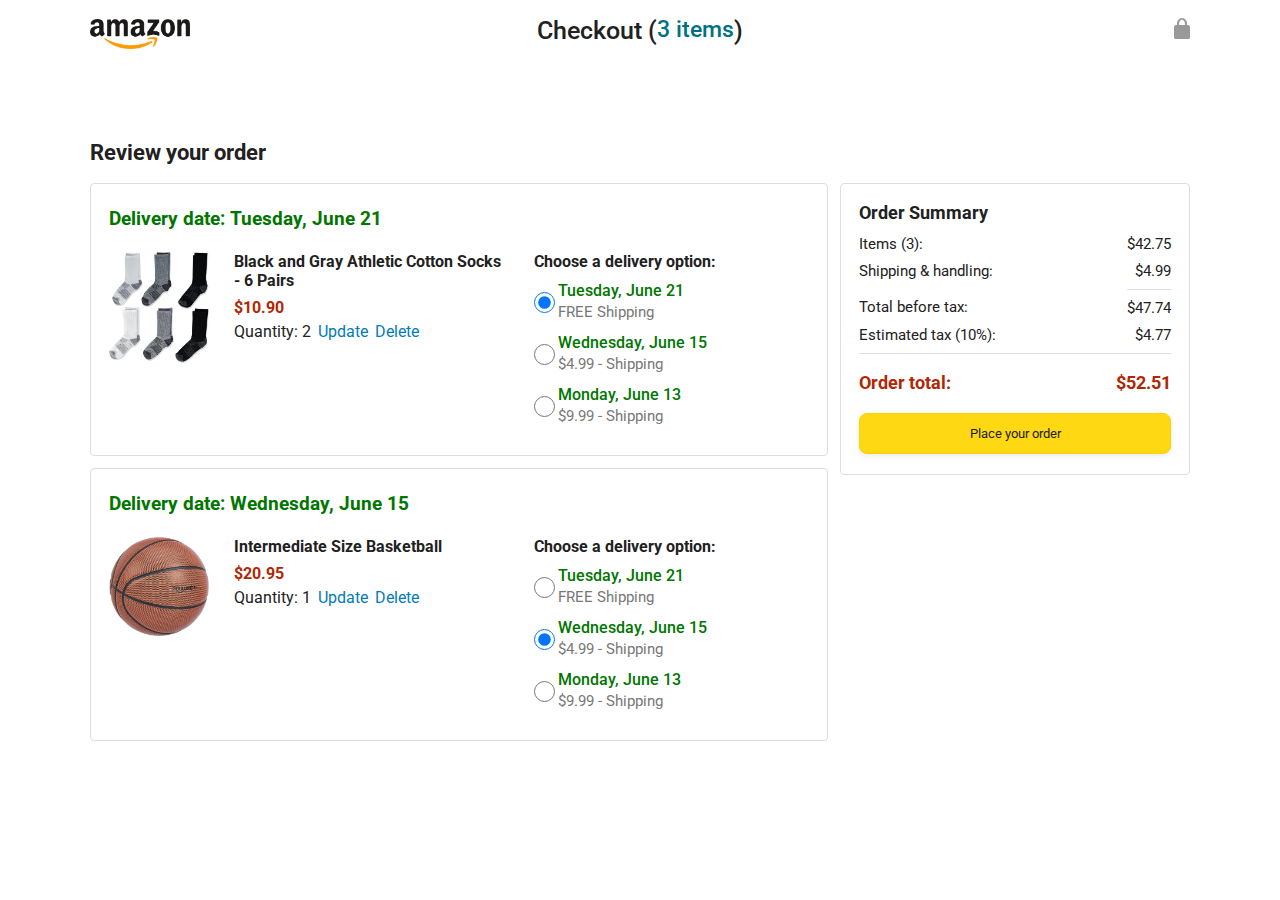
<file: javascript-amazon-project-main/checkout.html>
<!DOCTYPE html>
<html>
  <head>
    <title>Checkout</title>

    <!-- This code is needed for responsive design to work.
      (Responsive design = make the website look good on
      smaller screen sizes like a phone or a tablet). -->
    <meta name="viewport" content="width=device-width, initial-scale=1">

    <!-- Load a font called Roboto from Google Fonts. -->
    <link rel="preconnect" href="https://fonts.googleapis.com">
    <link rel="preconnect" href="https://fonts.gstatic.com" crossorigin>
    <link href="https://fonts.googleapis.com/css2?family=Roboto:wght@400;500;700&display=swap" rel="stylesheet">

    <!-- Here are the CSS files for this page. -->
    <link rel="stylesheet" href="styles/shared/general.css">
    <link rel="stylesheet" href="styles/pages/checkout/checkout-header.css">
    <link rel="stylesheet" href="styles/pages/checkout/checkout.css">
  </head>
  <body>
    <div class="checkout-header">
      <div class="header-content">
        <div class="checkout-header-left-section">
          <a href="amazon.html">
            <img class="amazon-logo" src="images/amazon-logo.png">
            <img class="amazon-mobile-logo" src="images/amazon-mobile-logo.png">
          </a>
        </div>

        <div class="checkout-header-middle-section">
          Checkout (<a class="return-to-home-link"
            href="amazon.html">3 items</a>)
        </div>

        <div class="checkout-header-right-section">
          <img src="images/icons/checkout-lock-icon.png">
        </div>
      </div>
    </div>

    <div class="main">
      <div class="page-title">Review your order</div>

      <div class="checkout-grid">
        <div class="order-summary">
          <div class="cart-item-container">
            <div class="delivery-date">
              Delivery date: Tuesday, June 21
            </div>

            <div class="cart-item-details-grid">
              <img class="product-image"
                src="images/products/athletic-cotton-socks-6-pairs.jpg">

              <div class="cart-item-details">
                <div class="product-name">
                  Black and Gray Athletic Cotton Socks - 6 Pairs
                </div>
                <div class="product-price">
                  $10.90
                </div>
                <div class="product-quantity">
                  <span>
                    Quantity: <span class="quantity-label">2</span>
                  </span>
                  <span class="update-quantity-link link-primary">
                    Update
                  </span>
                  <span class="delete-quantity-link link-primary">
                    Delete
                  </span>
                </div>
              </div>

              <div class="delivery-options">
                <div class="delivery-options-title">
                  Choose a delivery option:
                </div>
                <div class="delivery-option">
                  <input type="radio" checked
                    class="delivery-option-input"
                    name="delivery-option-1">
                  <div>
                    <div class="delivery-option-date">
                      Tuesday, June 21
                    </div>
                    <div class="delivery-option-price">
                      FREE Shipping
                    </div>
                  </div>
                </div>
                <div class="delivery-option">
                  <input type="radio"
                    class="delivery-option-input"
                    name="delivery-option-1">
                  <div>
                    <div class="delivery-option-date">
                      Wednesday, June 15
                    </div>
                    <div class="delivery-option-price">
                      $4.99 - Shipping
                    </div>
                  </div>
                </div>
                <div class="delivery-option">
                  <input type="radio"
                    class="delivery-option-input"
                    name="delivery-option-1">
                  <div>
                    <div class="delivery-option-date">
                      Monday, June 13
                    </div>
                    <div class="delivery-option-price">
                      $9.99 - Shipping
                    </div>
                  </div>
                </div>
              </div>
            </div>
          </div>

          <div class="cart-item-container">
            <div class="delivery-date">
              Delivery date: Wednesday, June 15
            </div>

            <div class="cart-item-details-grid">
              <img class="product-image"
                src="images/products/intermediate-composite-basketball.jpg">

              <div class="cart-item-details">
                <div class="product-name">
                  Intermediate Size Basketball
                </div>
                <div class="product-price">
                  $20.95
                </div>
                <div class="product-quantity">
                  <span>
                    Quantity: <span class="quantity-label">1</span>
                  </span>
                  <span class="update-quantity-link link-primary">
                    Update
                  </span>
                  <span class="delete-quantity-link link-primary">
                    Delete
                  </span>
                </div>
              </div>

              <div class="delivery-options">
                <div class="delivery-options-title">
                  Choose a delivery option:
                </div>

                <div class="delivery-option">
                  <input type="radio" class="delivery-option-input"
                    name="delivery-option-2">
                  <div>
                    <div class="delivery-option-date">
                      Tuesday, June 21
                    </div>
                    <div class="delivery-option-price">
                      FREE Shipping
                    </div>
                  </div>
                </div>
                <div class="delivery-option">
                  <input type="radio" checked class="delivery-option-input"
                    name="delivery-option-2">
                  <div>
                    <div class="delivery-option-date">
                      Wednesday, June 15
                    </div>
                    <div class="delivery-option-price">
                      $4.99 - Shipping
                    </div>
                  </div>
                </div>
                <div class="delivery-option">
                  <input type="radio" class="delivery-option-input"
                    name="delivery-option-2">
                  <div>
                    <div class="delivery-option-date">
                      Monday, June 13
                    </div>
                    <div class="delivery-option-price">
                      $9.99 - Shipping
                    </div>
                  </div>
                </div>
              </div>
            </div>
          </div>
        </div>

        <div class="payment-summary">
          <div class="payment-summary-title">
            Order Summary
          </div>

          <div class="payment-summary-row">
            <div>Items (3):</div>
            <div class="payment-summary-money">$42.75</div>
          </div>

          <div class="payment-summary-row">
            <div>Shipping &amp; handling:</div>
            <div class="payment-summary-money">$4.99</div>
          </div>

          <div class="payment-summary-row subtotal-row">
            <div>Total before tax:</div>
            <div class="payment-summary-money">$47.74</div>
          </div>

          <div class="payment-summary-row">
            <div>Estimated tax (10%):</div>
            <div class="payment-summary-money">$4.77</div>
          </div>

          <div class="payment-summary-row total-row">
            <div>Order total:</div>
            <div class="payment-summary-money">$52.51</div>
          </div>

          <button class="place-order-button button-primary">
            Place your order
          </button>
        </div>
      </div>
    </div>
  </body>
</html>
</file>
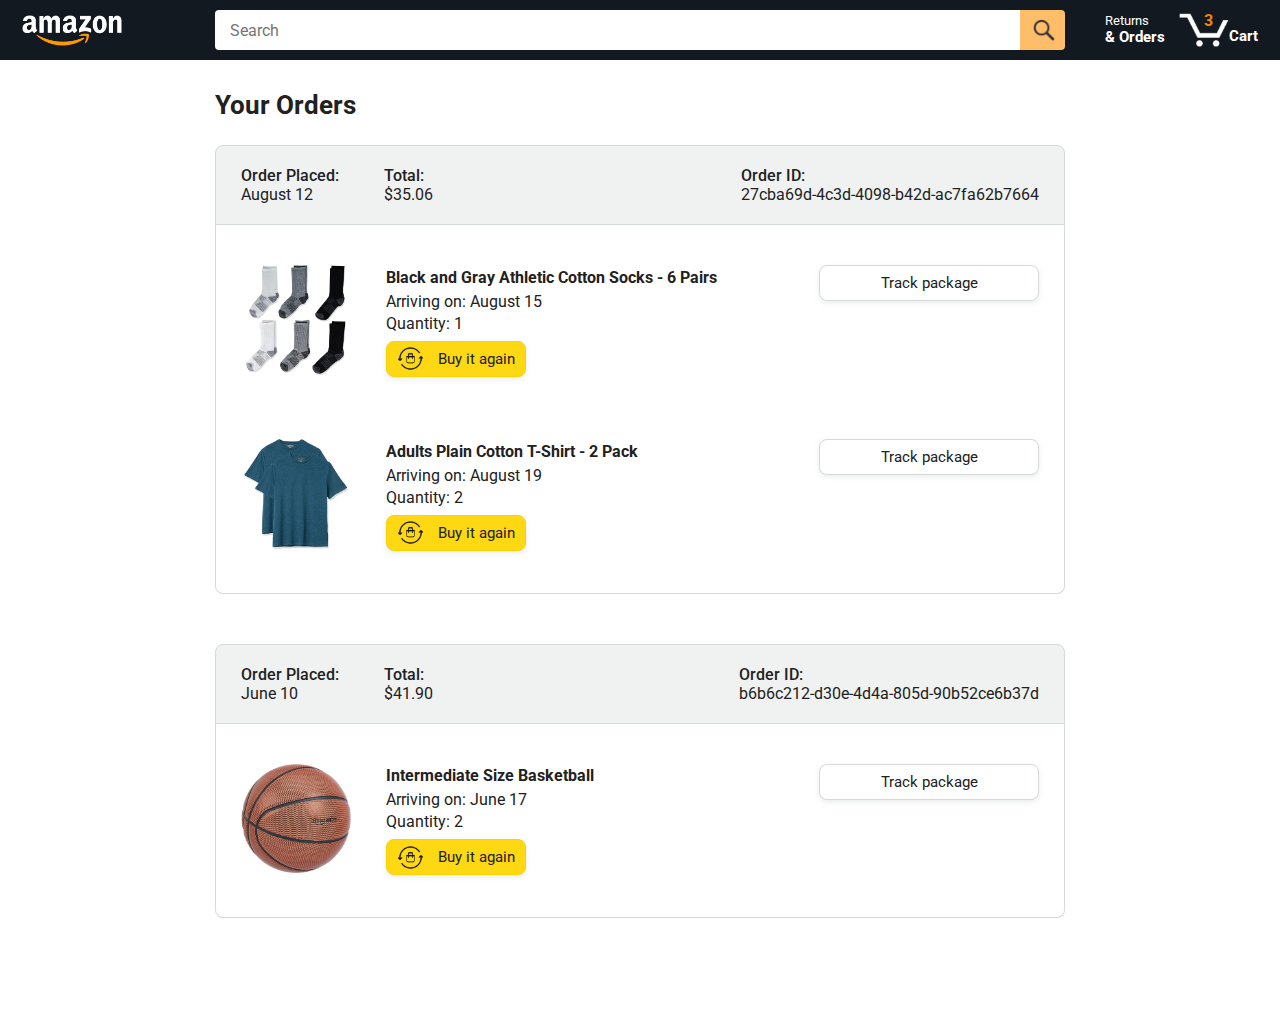
<file: javascript-amazon-project-main/orders.html>
<!DOCTYPE html>
<html>
  <head>
    <title>Orders</title>

    <!-- This code is needed for responsive design to work.
      (Responsive design = make the website look good on
      smaller screen sizes like a phone or a tablet). -->
    <meta name="viewport" content="width=device-width, initial-scale=1">

    <!-- Load a font called Roboto from Google Fonts. -->
    <link rel="preconnect" href="https://fonts.googleapis.com">
    <link rel="preconnect" href="https://fonts.gstatic.com" crossorigin>
    <link href="https://fonts.googleapis.com/css2?family=Roboto:wght@400;500;700&display=swap" rel="stylesheet">

    <!-- Here are the CSS files for this page. -->
    <link rel="stylesheet" href="styles/shared/general.css">
    <link rel="stylesheet" href="styles/shared/amazon-header.css">
    <link rel="stylesheet" href="styles/pages/orders.css">
  </head>
  <body>
    <div class="amazon-header">
      <div class="amazon-header-left-section">
        <a href="amazon.html" class="header-link">
          <img class="amazon-logo"
            src="images/amazon-logo-white.png">
          <img class="amazon-mobile-logo"
            src="images/amazon-mobile-logo-white.png">
        </a>
      </div>

      <div class="amazon-header-middle-section">
        <input class="search-bar" type="text" placeholder="Search">

        <button class="search-button">
          <img class="search-icon" src="images/icons/search-icon.png">
        </button>
      </div>

      <div class="amazon-header-right-section">
        <a class="orders-link header-link" href="orders.html">
          <span class="returns-text">Returns</span>
          <span class="orders-text">& Orders</span>
        </a>

        <a class="cart-link header-link" href="checkout.html">
          <img class="cart-icon" src="images/icons/cart-icon.png">
          <div class="cart-quantity">3</div>
          <div class="cart-text">Cart</div>
        </a>
      </div>
    </div>

    <div class="main">
      <div class="page-title">Your Orders</div>

      <div class="orders-grid">
        <div class="order-container">
          
          <div class="order-header">
            <div class="order-header-left-section">
              <div class="order-date">
                <div class="order-header-label">Order Placed:</div>
                <div>August 12</div>
              </div>
              <div class="order-total">
                <div class="order-header-label">Total:</div>
                <div>$35.06</div>
              </div>
            </div>

            <div class="order-header-right-section">
              <div class="order-header-label">Order ID:</div>
              <div>27cba69d-4c3d-4098-b42d-ac7fa62b7664</div>
            </div>
          </div>

          <div class="order-details-grid">
            <div class="product-image-container">
              <img src="images/products/athletic-cotton-socks-6-pairs.jpg">
            </div>

            <div class="product-details">
              <div class="product-name">
                Black and Gray Athletic Cotton Socks - 6 Pairs
              </div>
              <div class="product-delivery-date">
                Arriving on: August 15
              </div>
              <div class="product-quantity">
                Quantity: 1
              </div>
              <button class="buy-again-button button-primary">
                <img class="buy-again-icon" src="images/icons/buy-again.png">
                <span class="buy-again-message">Buy it again</span>
              </button>
            </div>

            <div class="product-actions">
              <a href="tracking.html">
                <button class="track-package-button button-secondary">
                  Track package
                </button>
              </a>
            </div>

            <div class="product-image-container">
              <img src="images/products/adults-plain-cotton-tshirt-2-pack-teal.jpg">
            </div>

            <div class="product-details">
              <div class="product-name">
                Adults Plain Cotton T-Shirt - 2 Pack
              </div>
              <div class="product-delivery-date">
                Arriving on: August 19
              </div>
              <div class="product-quantity">
                Quantity: 2
              </div>
              <button class="buy-again-button button-primary">
                <img class="buy-again-icon" src="images/icons/buy-again.png">
                <span class="buy-again-message">Buy it again</span>
              </button>
            </div>

            <div class="product-actions">
              <a href="tracking.html">
                <button class="track-package-button button-secondary">
                  Track package
                </button>
              </a>
            </div>
          </div>
        </div>

        <div class="order-container">

          <div class="order-header">
            <div class="order-header-left-section">
              <div class="order-date">
                <div class="order-header-label">Order Placed:</div>
                <div>June 10</div>
              </div>
              <div class="order-total">
                <div class="order-header-label">Total:</div>
                <div>$41.90</div>
              </div>
            </div>

            <div class="order-header-right-section">
              <div class="order-header-label">Order ID:</div>
              <div>b6b6c212-d30e-4d4a-805d-90b52ce6b37d</div>
            </div>
          </div>

          <div class="order-details-grid">
            <div class="product-image-container">
              <img src="images/products/intermediate-composite-basketball.jpg">
            </div>

            <div class="product-details">
              <div class="product-name">
                Intermediate Size Basketball
              </div>
              <div class="product-delivery-date">
                Arriving on: June 17
              </div>
              <div class="product-quantity">
                Quantity: 2
              </div>
              <button class="buy-again-button button-primary">
                <img class="buy-again-icon" src="images/icons/buy-again.png">
                <span class="buy-again-message">Buy it again</span>
              </button>
            </div>

            <div class="product-actions">
              <a href="tracking.html">
                <button class="track-package-button button-secondary">
                  Track package
                </button>
              </a>
            </div>
          </div>
        </div>
      </div>
    </div>
  </body>
</html>
</file>
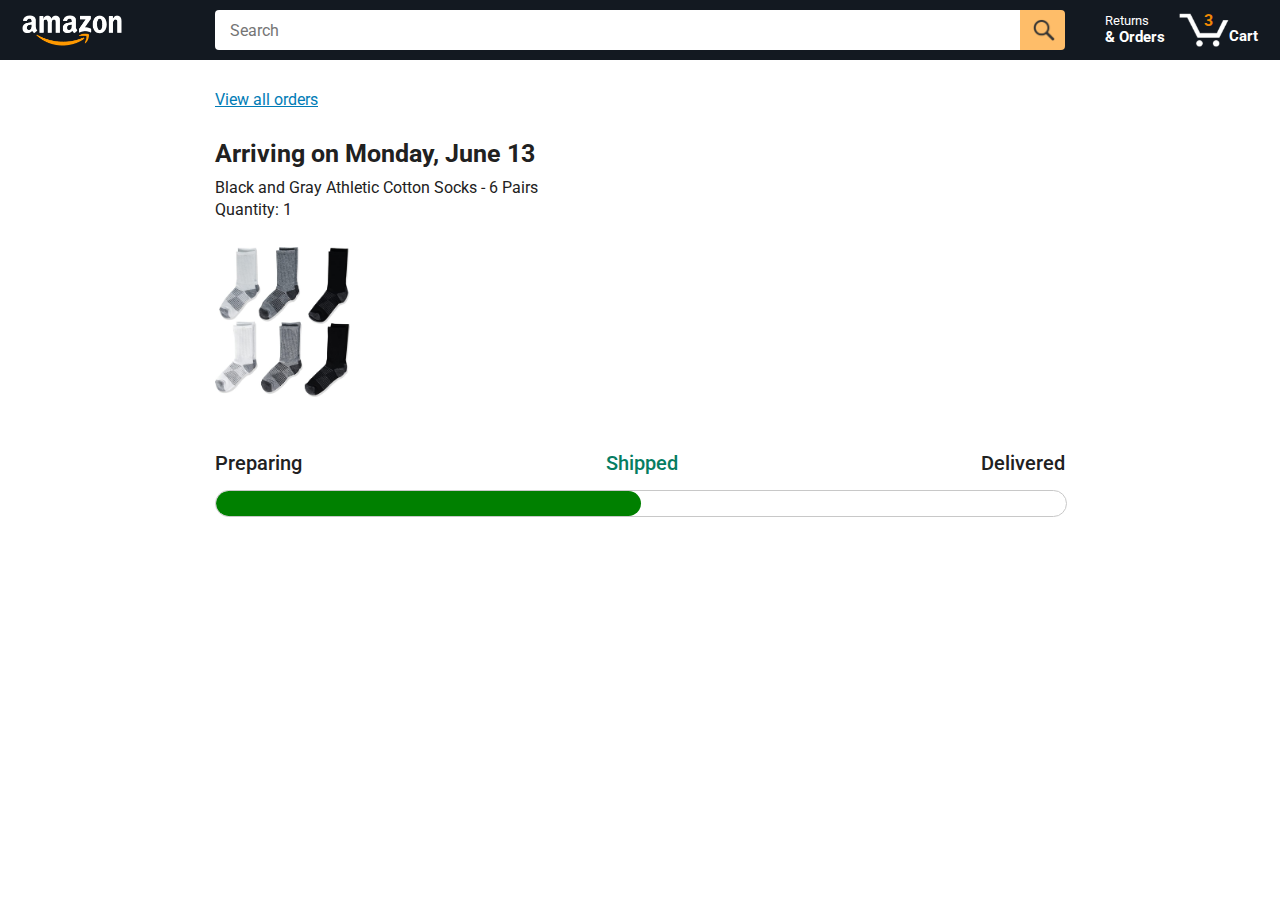
<file: javascript-amazon-project-main/tracking.html>
<!DOCTYPE html>
<html>
  <head>
    <title>Tracking</title>

    <!-- This code is needed for responsive design to work.
      (Responsive design = make the website look good on
      smaller screen sizes like a phone or a tablet). -->
    <meta name="viewport" content="width=device-width, initial-scale=1">

    <!-- Load a font called Roboto from Google Fonts. -->
    <link rel="preconnect" href="https://fonts.googleapis.com">
    <link rel="preconnect" href="https://fonts.gstatic.com" crossorigin>
    <link href="https://fonts.googleapis.com/css2?family=Roboto:wght@400;500;700&display=swap" rel="stylesheet">

    <!-- Here are the CSS files for this page. -->
    <link rel="stylesheet" href="styles/shared/general.css">
    <link rel="stylesheet" href="styles/shared/amazon-header.css">
    <link rel="stylesheet" href="styles/pages/tracking.css">
  </head>
  <body>
    <div class="amazon-header">
      <div class="amazon-header-left-section">
        <a href="amazon.html" class="header-link">
          <img class="amazon-logo"
            src="images/amazon-logo-white.png">
          <img class="amazon-mobile-logo"
            src="images/amazon-mobile-logo-white.png">
        </a>
      </div>

      <div class="amazon-header-middle-section">
        <input class="search-bar" type="text" placeholder="Search">

        <button class="search-button">
          <img class="search-icon" src="images/icons/search-icon.png">
        </button>
      </div>

      <div class="amazon-header-right-section">
        <a class="orders-link header-link" href="orders.html">
          <span class="returns-text">Returns</span>
          <span class="orders-text">& Orders</span>
        </a>

        <a class="cart-link header-link" href="checkout.html">
          <img class="cart-icon" src="images/icons/cart-icon.png">
          <div class="cart-quantity">3</div>
          <div class="cart-text">Cart</div>
        </a>
      </div>
    </div>

    <div class="main">
      <div class="order-tracking">
        <a class="back-to-orders-link link-primary" href="orders.html">
          View all orders
        </a>

        <div class="delivery-date">
          Arriving on Monday, June 13
        </div>

        <div class="product-info">
          Black and Gray Athletic Cotton Socks - 6 Pairs
        </div>

        <div class="product-info">
          Quantity: 1
        </div>

        <img class="product-image" src="images/products/athletic-cotton-socks-6-pairs.jpg">

        <div class="progress-labels-container">
          <div class="progress-label">
            Preparing
          </div>
          <div class="progress-label current-status">
            Shipped
          </div>
          <div class="progress-label">
            Delivered
          </div>
        </div>

        <div class="progress-bar-container">
          <div class="progress-bar"></div>
        </div>
      </div>
    </div>
  </body>
</html>
</file>
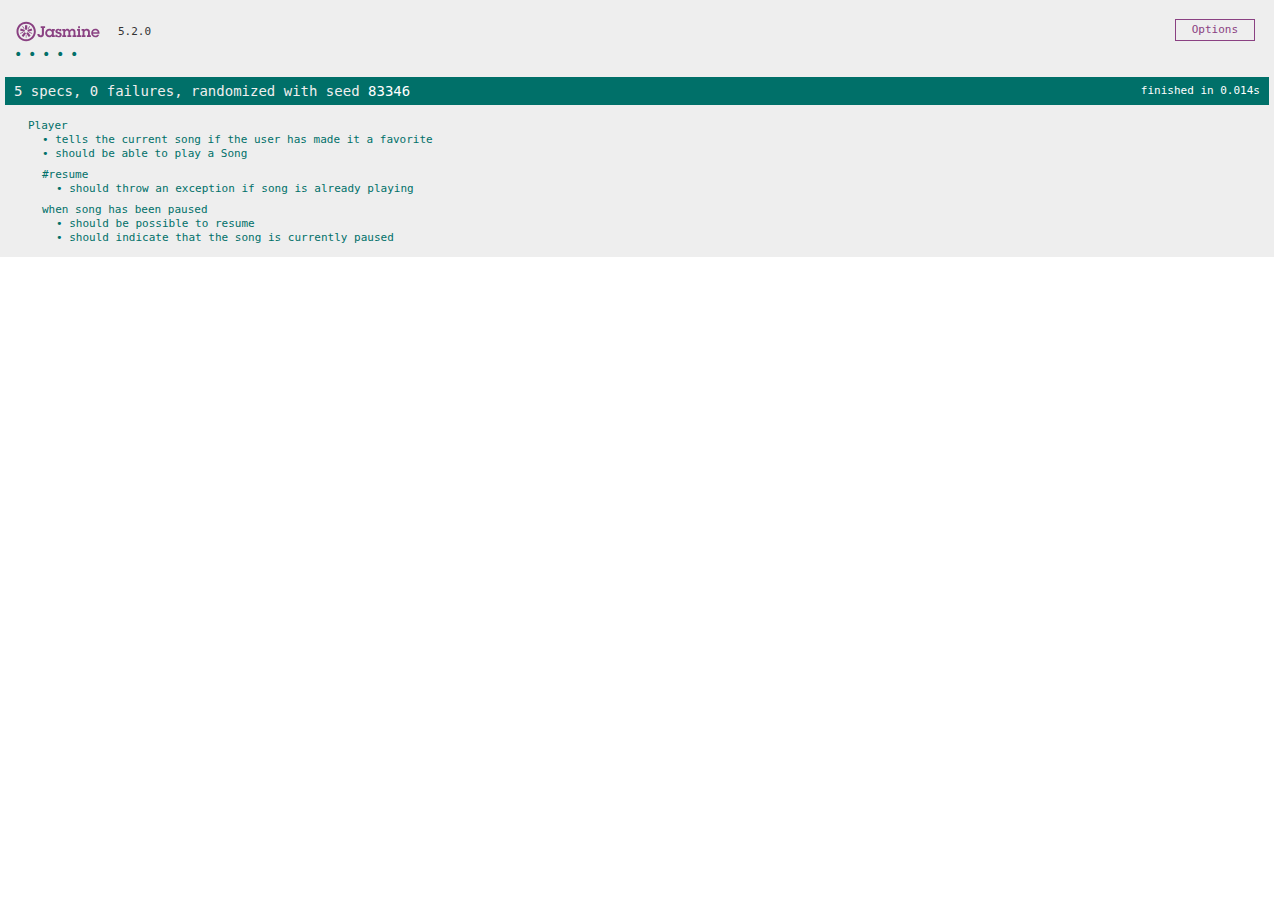
<file: javascript-amazon-project-main/tests_jasmine/SpecRunner.html>
<!DOCTYPE html>
<html>
<head>
  <meta charset="utf-8">
  <title>Jasmine Spec Runner v5.2.0</title>

  <link rel="shortcut icon" type="image/png" href="lib/jasmine-5.2.0/jasmine_favicon.png">
  <link rel="stylesheet" href="lib/jasmine-5.2.0/jasmine.css">

  <script src="lib/jasmine-5.2.0/jasmine.js"></script>
  <script src="lib/jasmine-5.2.0/jasmine-html.js"></script>
  <script src="lib/jasmine-5.2.0/boot0.js"></script>
  <!-- optional: include a file here that configures the Jasmine env -->
  <script src="lib/jasmine-5.2.0/boot1.js"></script>

  <!-- include source files here... -->
  <script src="src/Player.js"></script>
  <script src="src/Song.js"></script>

  <!-- include spec files here... -->
  <script src="spec/SpecHelper.js"></script>
  <script src="spec/PlayerSpec.js"></script>

</head>

<body>
</body>
</html>
</file>
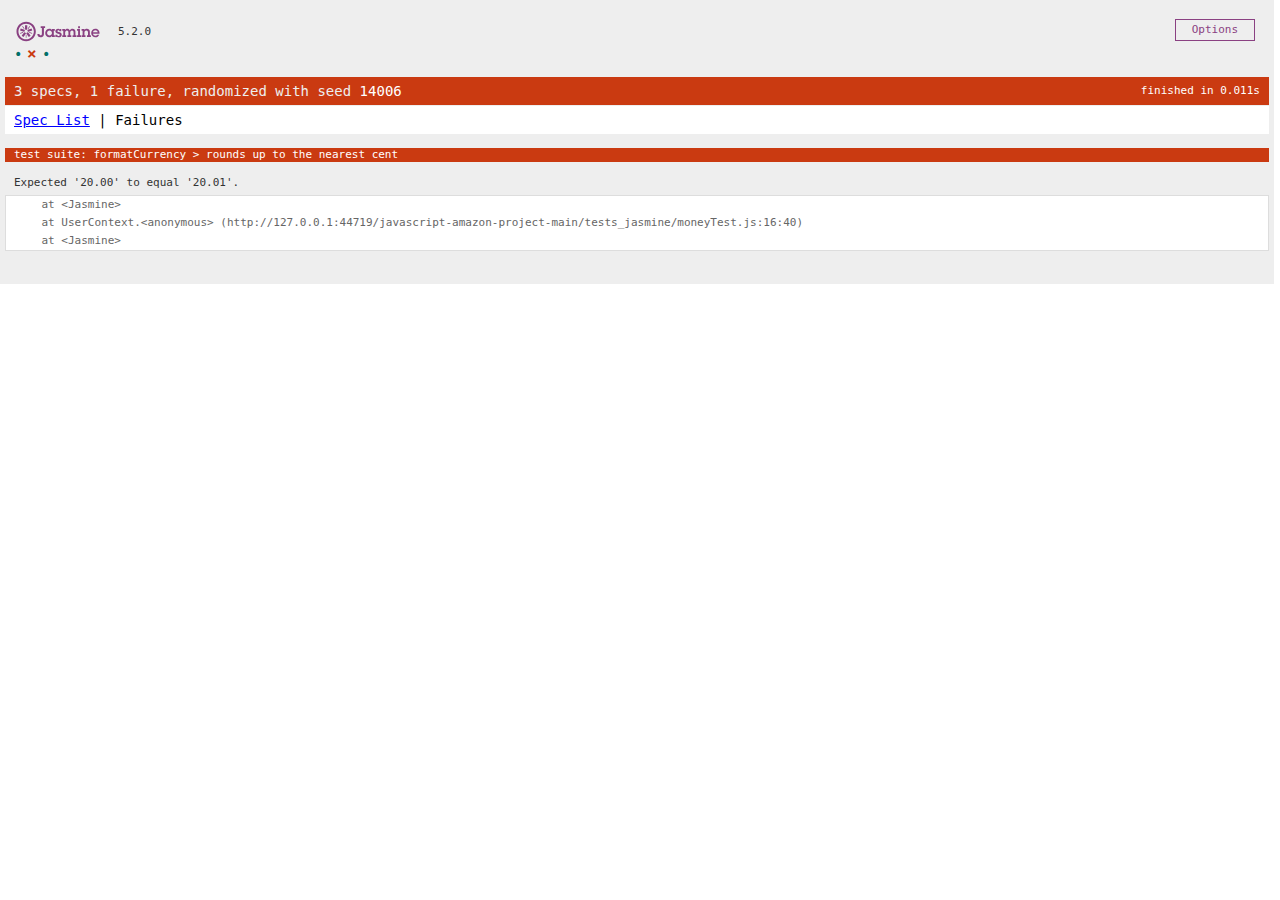
<file: javascript-amazon-project-main/tests_jasmine/tests.html>
<!DOCTYPE html>
<html>
<head>
  <meta charset="utf-8">
  <title>Jasmine Spec Runner v5.2.0</title>

  <link rel="shortcut icon" type="image/png" href="lib/jasmine-5.2.0/jasmine_favicon.png">
  <link rel="stylesheet" href="lib/jasmine-5.2.0/jasmine.css">

  <script src="lib/jasmine-5.2.0/jasmine.js"></script>
  <script src="lib/jasmine-5.2.0/jasmine-html.js"></script>
  <script src="lib/jasmine-5.2.0/boot0.js"></script>
  <!-- optional: include a file here that configures the Jasmine env -->
  <script src="lib/jasmine-5.2.0/boot1.js"></script>


  <script type="module" src="../tests_jasmine/moneyTest.js"></script>

</head>

<body>
</body>
</html>
</file>
<file: javascript-amazon-project-main/styles/shared/general.css>
body {
  font-family: Roboto, Arial;
  color: rgb(33, 33, 33);
  margin: 0;
}

p {
  margin: 0;
}

button {
  cursor: pointer;
}

select {
  cursor: pointer;
}

input, select, button {
  font-family: Roboto, Arial;
}

.button-primary {
  color: rgb(33, 33, 33);
  background-color: rgb(255, 216, 20);
  border: 1px solid rgb(252, 210, 0);
  border-radius: 8px;
  cursor: pointer;
  box-shadow: 0 2px 5px rgba(213, 217, 217, 0.5);
}

.button-primary:hover {
  background-color: rgb(247, 202, 0);
  border: 1px solid rgb(242, 194, 0);
}

.button-primary:active {
  background: rgb(255, 216, 20);
  border-color: rgb(252, 210, 0);
  box-shadow: none;
}

.button-secondary {
  color: rgb(33, 33, 33);
  background: white;
  border: 1px solid rgb(213, 217, 217);
  border-radius: 8px;
  cursor: pointer;
  box-shadow: 0 2px 5px rgba(213, 217, 217, 0.5);
}

.button-secondary:hover {
  background-color: rgb(247, 250, 250);
}

.button-secondary:active {
  background-color: rgb(237, 253, 255);
  box-shadow: none;
}

.limit-text-to-2-lines {
  display: -webkit-box;
  -webkit-line-clamp: 2;
  -webkit-box-orient: vertical;
  overflow: hidden;
}

.link-primary {
  color: rgb(1, 124, 182);
  cursor: pointer;
}

.link-primary:hover {
  color: rgb(196, 80, 0);
}

/* Styles for dropdown selectors. */
select {
  color: rgb(33, 33, 33);
  background-color: rgb(240, 240, 240);
  border: 1px solid rgb(213, 217, 217);
  border-radius: 8px;
  padding: 3px 5px;
  font-size: 15px;
  cursor: pointer;
  box-shadow: 0 2px 5px rgba(213, 217, 217, 0.5);
}

select:focus,
input:focus {
  outline: 2px solid rgb(255, 153, 0);
}
</file>
<file: javascript-amazon-project-main/styles/pages/checkout/checkout-header.css>
.checkout-header {
  height: 60px;
  padding-left: 30px;
  padding-right: 30px;
  background-color: white;

  display: flex;
  justify-content: center;

  position: fixed;
  top: 0;
  left: 0;
  right: 0;
  z-index: 1000;
}

.header-content {
  width: 100%;
  max-width: 1100px;

  display: flex;
  align-items: center;
}

.checkout-header-left-section {
  width: 150px;
}

.amazon-logo {
  width: 100px;
  margin-top: 12px;
}

.amazon-mobile-logo {
  display: none;
}

/* @media is used to create responsive design (making the
   website look good on any screen size). This @media
   means when the screen width is 575px or less, different
   styles (inside the {...}) will be applied. */
@media (max-width: 575px) {
  .checkout-header-left-section {
    width: auto;
  }

  .amazon-logo {
    display: none;
  }

  .amazon-mobile-logo {
    display: inline-block;
    height: 35px;
    margin-top: 5px;
  }
}

.checkout-header-middle-section {
  flex: 1;
  flex-shrink: 0;
  text-align: center;

  font-size: 25px;
  font-weight: 500;

  display: flex;
  justify-content: center;
}

.return-to-home-link {
  color: rgb(0, 113, 133);
  font-size: 23px;
  text-decoration: none;
  cursor: pointer;
}

@media (max-width: 1000px) {
  .checkout-header-middle-section {
    font-size: 20px;
    margin-right: 60px;
  }

  .return-to-home-link {
    font-size: 18px;
  }
}

@media (max-width: 575px) {
  .checkout-header-middle-section {
    margin-right: 5px;
  }
}

.checkout-header-right-section {
  text-align: right;
  width: 150px;
}

@media (max-width: 1000px) {
  .checkout-header-right-section {
    width: auto;
  }
}
</file>
<file: javascript-amazon-project-main/styles/pages/checkout/checkout.css>
.main {
  max-width: 1100px;
  padding-left: 30px;
  padding-right: 30px;

  margin-top: 140px;
  margin-bottom: 100px;

  /* margin-left: auto;
     margin-right auto;
     Is a trick for centering an element horizontally
     without needing a container. */
  margin-left: auto;
  margin-right: auto;
}

.page-title {
  font-weight: 700;
  font-size: 22px;
  margin-bottom: 18px;
}

.checkout-grid {
  display: grid;
  /* Here, 1fr means the first column will take
     up the remaining space in the grid. */
  grid-template-columns: 1fr 350px;
  column-gap: 12px;

  /* Use align-items: start; to prevent the elements
     in the grid from stretching vertically. */
  align-items: start;
}

@media (max-width: 1000px) {
  .main {
    max-width: 500px;
  }

  .checkout-grid {
    grid-template-columns: 1fr;
  }
}

.cart-item-container,
.payment-summary {
  border: 1px solid rgb(222, 222, 222);
  border-radius: 4px;
  padding: 18px;
}

.cart-item-container {
  margin-bottom: 12px;
}

.payment-summary {
  padding-bottom: 5px;
}

@media (max-width: 1000px) {
  .payment-summary {
    /* grid-row: 1 means this element will be placed into row
      1 in the grid. (Normally, the row that an element is
      placed in is determined by the order of the elements in
      the HTML. grid-row overrides this default ordering). */
    grid-row: 1;
    margin-bottom: 12px;
  }
}

.delivery-date {
  color: rgb(0, 118, 0);
  font-weight: 700;
  font-size: 19px;
  margin-top: 5px;
  margin-bottom: 22px;
}

.cart-item-details-grid {
  display: grid;
  /* 100px 1fr 1fr; means the 2nd and 3rd column will
     take up half the remaining space in the grid
     (they will divide up the remaining space evenly). */
  grid-template-columns: 100px 1fr 1fr;
  column-gap: 25px;
}

@media (max-width: 1000px) {
  .cart-item-details-grid {
    grid-template-columns: 100px 1fr;
    row-gap: 30px;
  }
}

.product-image {
  max-width: 100%;
  max-height: 120px;

  /* margin-left: auto;
     margin-right auto;
     Is a trick for centering an element horizontally
     without needing a container. */
  margin-left: auto;
  margin-right: auto;
}

.product-name {
  font-weight: 700;
  margin-bottom: 8px;
}

.product-price {
  color: rgb(177, 39, 4);
  font-weight: 700;
  margin-bottom: 5px;
}

.product-quantity .link-primary {
  margin-left: 3px;
}

@media (max-width: 1000px) {
  .delivery-options {
    /* grid-column: 1 means this element will be placed
       in column 1 in the grid. (Normally, the column that
       an element is placed in is determined by the order
       of the elements in the HTML. grid-column overrides
       this default ordering).
       
       / span 2 means this element will take up 2 columns
       in the grid (Normally, each element takes up 1
       column in the grid). */
    grid-column: 1 / span 2;
  }
}

.delivery-options-title {
  font-weight: 700;
  margin-bottom: 10px;
}

.delivery-option {
  display: grid;
  grid-template-columns: 24px 1fr;
  margin-bottom: 12px;
  cursor: pointer;
}

.delivery-option-input {
  margin-left: 0px;
  cursor: pointer;
}

.delivery-option-date {
  color: rgb(0, 118, 0);
  font-weight: 500;
  margin-bottom: 3px;
}

.delivery-option-price {
  color: rgb(120, 120, 120);
  font-size: 15px;
}

.payment-summary-title {
  font-weight: 700;
  font-size: 18px;
  margin-bottom: 12px;
}

.payment-summary-row {
  display: grid;
  /* 1fr auto; means the width of the 2nd column will be
     determined by the elements inside the column (auto).
     The 1st column will take up the remaining space. */
  grid-template-columns: 1fr auto;

  font-size: 15px;
  margin-bottom: 9px;
}

.payment-summary-money {
  text-align: right;
}

.subtotal-row .payment-summary-money {
  border-top: 1px solid rgb(222, 222, 222);
}

.subtotal-row div {
  padding-top: 9px;
}

.total-row {
  color: rgb(177, 39, 4);
  font-weight: 700;
  font-size: 18px;

  border-top: 1px solid rgb(222, 222, 222);
  padding-top: 18px;
}

.place-order-button {
  width: 100%;
  padding-top: 12px;
  padding-bottom: 12px;
  border-radius: 8px;

  margin-top: 11px;
  margin-bottom: 15px;
}
</file>
<file: javascript-amazon-project-main/styles/shared/amazon-header.css>
.amazon-header {
  background-color: rgb(19, 25, 33);
  color: white;
  padding-left: 15px;
  padding-right: 15px;

  display: flex;
  align-items: center;
  justify-content: space-between;

  position: fixed;
  top: 0;
  left: 0;
  right: 0;
  height: 60px;
}

.amazon-header-left-section {
  width: 180px;
}

@media (max-width: 800px) {
  .amazon-header-left-section {
    width: unset;
  }
}

.header-link {
  display: inline-block;
  padding: 6px;
  border-radius: 2px;
  cursor: pointer;
  text-decoration: none;
  border: 1px solid rgba(0, 0, 0, 0);
}

.header-link:hover {
  border: 1px solid white;
}

.amazon-logo {
  width: 100px;
  margin-top: 5px;
}

.amazon-mobile-logo {
  display: none;
}

@media (max-width: 575px) {
  .amazon-logo {
    display: none;
  }

  .amazon-mobile-logo {
    display: block;
    height: 35px;
    margin-top: 5px;
  }
}

.amazon-header-middle-section {
  flex: 1;
  max-width: 850px;
  margin-left: 10px;
  margin-right: 10px;
  display: flex;
}

.search-bar {
  flex: 1;
  width: 0;
  font-size: 16px;
  height: 38px;
  padding-left: 15px;
  border: none;
  border-top-left-radius: 4px;
  border-bottom-left-radius: 4px;
  border-top-right-radius: 0;
  border-bottom-right-radius: 0;
}

.search-button {
  background-color: rgb(254, 189, 105);
  border: none;
  width: 45px;
  height: 40px;
  border-top-right-radius: 4px;
  border-bottom-right-radius: 4px;
  flex-shrink: 0;
}

.search-icon {
  height: 22px;
  margin-left: 2px;
  margin-top: 3px;
}

.amazon-header-right-section {
  width: 180px;
  flex-shrink: 0;
  display: flex;
  justify-content: end;
}

.orders-link {
  color: white;
}

.returns-text {
  display: block;
  font-size: 13px;
}

.orders-text {
  display: block;
  font-size: 15px;
  font-weight: 700;
}

.cart-link {
  color: white;
  display: flex;
  align-items: center;
  position: relative;
}

.cart-icon {
  width: 50px;
}

.cart-text {
  margin-top: 12px;
  font-size: 15px;
  font-weight: 700;
}

.cart-quantity {
  color: rgb(240, 136, 4);
  font-size: 16px;
  font-weight: 700;

  position: absolute;
  top: 4px;
  left: 22px;
  
  width: 26px;
  text-align: center;
}
</file>
<file: javascript-amazon-project-main/styles/pages/orders.css>
.main {
  max-width: 850px;
  margin-top: 90px;
  margin-bottom: 100px;
  padding-left: 20px;
  padding-right: 20px;
  margin-left: auto;
  margin-right: auto;
}

.page-title {
  font-weight: 700;
  font-size: 26px;
  margin-bottom: 25px;
}

.orders-grid {
  display: grid;
  grid-template-columns: 1fr;
  row-gap: 50px;
}

.order-header {
  background-color: rgb(240, 242, 242);
  border: 1px solid rgb(213, 217, 217);

  display: flex;
  align-items: center;
  justify-content: space-between;

  padding: 20px 25px;
  border-top-left-radius: 8px;
  border-top-right-radius: 8px;
}

.order-header-left-section {
  display: flex;
  flex-shrink: 0;
}

.order-header-label {
  font-weight: 500;
}

.order-date,
.order-total {
  margin-right: 45px;
}

.order-header-right-section {
  flex-shrink: 1;
}

@media (max-width: 575px) {
  .order-header {
    flex-direction: column;
    align-items: start;
    line-height: 23px;
    padding: 15px;
  }

  .order-header-left-section {
    flex-direction: column;
  }

  .order-header-label {
    margin-right: 5px;
  }

  .order-date,
  .order-total {
    display: grid;
    grid-template-columns: auto 1fr;
    margin-right: 0;
  }

  .order-header-right-section {
    display: grid;
    grid-template-columns: auto 1fr;
  }
}

.order-details-grid {
  padding: 40px 25px;
  border: 1px solid rgb(213, 217, 217);
  border-top: none;
  border-bottom-left-radius: 8px;
  border-bottom-right-radius: 8px;

  display: grid;
  grid-template-columns: 110px 1fr 220px;
  column-gap: 35px;
  row-gap: 60px;
  align-items: center;
}

@media (max-width: 800px) {
  .order-details-grid {
    grid-template-columns: 110px 1fr;
    row-gap: 0;
    padding-bottom: 8px;
  }
}

@media (max-width: 450px) {
  .order-details-grid {
    grid-template-columns: 1fr;
  }
}

.product-image-container {
  text-align: center;
}

.product-image-container img {
  max-width: 110px;
  max-height: 110px;
}

.product-name {
  font-weight: 700;
  margin-bottom: 5px;
}

.product-delivery-date {
  margin-bottom: 3px;
}

.product-quantity {
  margin-bottom: 8px;
}

.buy-again-button {
  font-size: 15px;
  width: 140px;
  height: 36px;
  border-radius: 8px;

  display: flex;
  align-items: center;
  justify-content: center;
}

.buy-again-icon {
  width: 25px;
  margin-right: 15px;
}

.product-actions {
  align-self: start;
}

.track-package-button {
  width: 100%;
  font-size: 15px;
  padding: 8px;
}

@media (max-width: 800px) {
  .buy-again-button {
    margin-bottom: 10px;
  }

  .product-actions {
    grid-column: 2;
    margin-bottom: 30px;
  }

  .track-package-button {
    width: 140px;
  }
}

@media (max-width: 450px) {
  .product-image-container {
    text-align: center;
    margin-bottom: 25px;
  }

  .product-image-container img {
    max-width: 150px;
    max-height: 150px;
  }

  .product-name {
    margin-bottom: 10px;
  }

  .product-quantity {
    margin-bottom: 15px;
  }

  .buy-again-button {
    width: 100%;
    margin-bottom: 15px;
  }

  .product-actions {
    grid-column: auto;
    margin-bottom: 70px;
  }

  .track-package-button {
    width: 100%;
    padding: 12px;
  }
}
</file>
<file: javascript-amazon-project-main/styles/pages/tracking.css>
.main {
  max-width: 850px;
  margin-top: 90px;
  margin-bottom: 100px;
  padding-left: 30px;
  padding-right: 30px;
  margin-left: auto;
  margin-right: auto;
}

.back-to-orders-link {
  display: inline-block;
  margin-bottom: 30px;
}

.delivery-date {
  font-size: 25px;
  font-weight: 700;
  margin-bottom: 10px;
}

.product-info {
  margin-bottom: 3px;
}

.product-image {
  max-width: 150px;
  max-height: 150px;
  margin-top: 25px;
  margin-bottom: 50px;
}

.progress-labels-container {
  display: flex;
  justify-content: space-between;
  font-size: 20px;
  font-weight: 500;
  margin-bottom: 15px;
}

.current-status {
  color: rgb(6, 125, 98);
}

@media (max-width: 575px) {
  .progress-labels-container {
    font-size: 16px;
  }
}

@media (max-width: 450px) {
  .progress-labels-container {
    flex-direction: column;
    margin-bottom: 5px;
  }

  .progress-label {
    margin-bottom: 3px;
  }
}

.progress-bar-container {
  height: 25px;
  width: 100%;

  border: 1px solid rgb(200, 200, 200);
  border-radius: 50px;
  overflow: hidden;
}

.progress-bar {
  height: 100%;
  background-color: green;
  border-radius: 50px;
  width: 50%;
}
</file>
<file: javascript-amazon-project-main/tests_jasmine/lib/jasmine-5.2.0/jasmine.css>
@charset "UTF-8";
body {
  overflow-y: scroll;
}

.jasmine_html-reporter {
  width: 100%;
  background-color: #eee;
  padding: 5px;
  margin: -8px;
  font-size: 11px;
  font-family: Monaco, "Lucida Console", monospace;
  line-height: 14px;
  color: #333;
}
.jasmine_html-reporter a {
  text-decoration: none;
}
.jasmine_html-reporter a:hover {
  text-decoration: underline;
}
.jasmine_html-reporter p, .jasmine_html-reporter h1, .jasmine_html-reporter h2, .jasmine_html-reporter h3, .jasmine_html-reporter h4, .jasmine_html-reporter h5, .jasmine_html-reporter h6 {
  margin: 0;
  line-height: 14px;
}
.jasmine_html-reporter .jasmine-banner,
.jasmine_html-reporter .jasmine-symbol-summary,
.jasmine_html-reporter .jasmine-summary,
.jasmine_html-reporter .jasmine-result-message,
.jasmine_html-reporter .jasmine-spec .jasmine-description,
.jasmine_html-reporter .jasmine-spec-detail .jasmine-description,
.jasmine_html-reporter .jasmine-alert .jasmine-bar,
.jasmine_html-reporter .jasmine-stack-trace {
  padding-left: 9px;
  padding-right: 9px;
}
.jasmine_html-reporter .jasmine-banner {
  position: relative;
}
.jasmine_html-reporter .jasmine-banner .jasmine-title {
  background: url("[data-uri]") no-repeat;
  background: url("[data-uri]") no-repeat, none;
  background-size: 100%;
  display: block;
  float: left;
  width: 90px;
  height: 25px;
}
.jasmine_html-reporter .jasmine-banner .jasmine-version {
  margin-left: 14px;
  position: relative;
  top: 6px;
}
.jasmine_html-reporter #jasmine_content {
  position: fixed;
  right: 100%;
}
.jasmine_html-reporter .jasmine-banner {
  margin-top: 14px;
}
.jasmine_html-reporter .jasmine-duration {
  color: #fff;
  float: right;
  line-height: 28px;
  padding-right: 9px;
}
.jasmine_html-reporter .jasmine-symbol-summary {
  overflow: hidden;
  margin: 14px 0;
}
.jasmine_html-reporter .jasmine-symbol-summary li {
  display: inline-block;
  height: 10px;
  width: 14px;
  font-size: 16px;
}
.jasmine_html-reporter .jasmine-symbol-summary li.jasmine-passed {
  font-size: 14px;
}
.jasmine_html-reporter .jasmine-symbol-summary li.jasmine-passed:before {
  color: #007069;
  content: "•";
}
.jasmine_html-reporter .jasmine-symbol-summary li.jasmine-failed {
  line-height: 9px;
}
.jasmine_html-reporter .jasmine-symbol-summary li.jasmine-failed:before {
  color: #ca3a11;
  content: "×";
  font-weight: bold;
  margin-left: -1px;
}
.jasmine_html-reporter .jasmine-symbol-summary li.jasmine-excluded {
  font-size: 14px;
}
.jasmine_html-reporter .jasmine-symbol-summary li.jasmine-excluded:before {
  color: #bababa;
  content: "•";
}
.jasmine_html-reporter .jasmine-symbol-summary li.jasmine-excluded-no-display {
  font-size: 14px;
  display: none;
}
.jasmine_html-reporter .jasmine-symbol-summary li.jasmine-pending {
  line-height: 17px;
}
.jasmine_html-reporter .jasmine-symbol-summary li.jasmine-pending:before {
  color: #ba9d37;
  content: "*";
}
.jasmine_html-reporter .jasmine-symbol-summary li.jasmine-empty {
  font-size: 14px;
}
.jasmine_html-reporter .jasmine-symbol-summary li.jasmine-empty:before {
  color: #ba9d37;
  content: "•";
}
.jasmine_html-reporter .jasmine-run-options {
  float: right;
  margin-right: 5px;
  border: 1px solid #8a4182;
  color: #8a4182;
  position: relative;
  line-height: 20px;
}
.jasmine_html-reporter .jasmine-run-options .jasmine-trigger {
  cursor: pointer;
  padding: 8px 16px;
}
.jasmine_html-reporter .jasmine-run-options .jasmine-payload {
  position: absolute;
  display: none;
  right: -1px;
  border: 1px solid #8a4182;
  background-color: #eee;
  white-space: nowrap;
  padding: 4px 8px;
}
.jasmine_html-reporter .jasmine-run-options .jasmine-payload.jasmine-open {
  display: block;
}
.jasmine_html-reporter .jasmine-bar {
  line-height: 28px;
  font-size: 14px;
  display: block;
  color: #eee;
}
.jasmine_html-reporter .jasmine-bar.jasmine-failed, .jasmine_html-reporter .jasmine-bar.jasmine-errored {
  background-color: #ca3a11;
  border-bottom: 1px solid #eee;
}
.jasmine_html-reporter .jasmine-bar.jasmine-passed {
  background-color: #007069;
}
.jasmine_html-reporter .jasmine-bar.jasmine-incomplete {
  background-color: #bababa;
}
.jasmine_html-reporter .jasmine-bar.jasmine-skipped {
  background-color: #bababa;
}
.jasmine_html-reporter .jasmine-bar.jasmine-warning {
  margin-top: 14px;
  margin-bottom: 14px;
  background-color: #ba9d37;
  color: #333;
}
.jasmine_html-reporter .jasmine-bar.jasmine-menu {
  background-color: #fff;
  color: #000;
}
.jasmine_html-reporter .jasmine-bar.jasmine-menu a {
  color: blue;
  text-decoration: underline;
}
.jasmine_html-reporter .jasmine-bar a {
  color: white;
}
.jasmine_html-reporter.jasmine-spec-list .jasmine-bar.jasmine-menu.jasmine-failure-list,
.jasmine_html-reporter.jasmine-spec-list .jasmine-results .jasmine-failures {
  display: none;
}
.jasmine_html-reporter.jasmine-failure-list .jasmine-bar.jasmine-menu.jasmine-spec-list,
.jasmine_html-reporter.jasmine-failure-list .jasmine-summary {
  display: none;
}
.jasmine_html-reporter .jasmine-results {
  margin-top: 14px;
}
.jasmine_html-reporter .jasmine-summary {
  margin-top: 14px;
}
.jasmine_html-reporter .jasmine-summary ul {
  list-style-type: none;
  margin-left: 14px;
  padding-top: 0;
  padding-left: 0;
}
.jasmine_html-reporter .jasmine-summary ul.jasmine-suite {
  margin-top: 7px;
  margin-bottom: 7px;
}
.jasmine_html-reporter .jasmine-summary li.jasmine-passed a {
  color: #007069;
}
.jasmine_html-reporter .jasmine-summary li.jasmine-failed a {
  color: #ca3a11;
}
.jasmine_html-reporter .jasmine-summary li.jasmine-empty a {
  color: #ba9d37;
}
.jasmine_html-reporter .jasmine-summary li.jasmine-pending a {
  color: #ba9d37;
}
.jasmine_html-reporter .jasmine-summary li.jasmine-excluded a {
  color: #bababa;
}
.jasmine_html-reporter .jasmine-specs li.jasmine-passed a:before {
  content: "• ";
}
.jasmine_html-reporter .jasmine-specs li.jasmine-failed a:before {
  content: "× ";
}
.jasmine_html-reporter .jasmine-specs li.jasmine-empty a:before {
  content: "* ";
}
.jasmine_html-reporter .jasmine-specs li.jasmine-pending a:before {
  content: "• ";
}
.jasmine_html-reporter .jasmine-specs li.jasmine-excluded a:before {
  content: "• ";
}
.jasmine_html-reporter .jasmine-description + .jasmine-suite {
  margin-top: 0;
}
.jasmine_html-reporter .jasmine-suite {
  margin-top: 14px;
}
.jasmine_html-reporter .jasmine-suite a {
  color: #333;
}
.jasmine_html-reporter .jasmine-failures .jasmine-spec-detail {
  margin-bottom: 28px;
}
.jasmine_html-reporter .jasmine-failures .jasmine-spec-detail .jasmine-description {
  background-color: #ca3a11;
  color: white;
}
.jasmine_html-reporter .jasmine-failures .jasmine-spec-detail .jasmine-description a {
  color: white;
}
.jasmine_html-reporter .jasmine-result-message {
  padding-top: 14px;
  color: #333;
  white-space: pre-wrap;
}
.jasmine_html-reporter .jasmine-result-message span.jasmine-result {
  display: block;
}
.jasmine_html-reporter .jasmine-stack-trace {
  margin: 5px 0 0 0;
  max-height: 224px;
  overflow: auto;
  line-height: 18px;
  color: #666;
  border: 1px solid #ddd;
  background: white;
  white-space: pre;
}
.jasmine_html-reporter .jasmine-expander a {
  display: block;
  margin-left: 14px;
  color: blue;
  text-decoration: underline;
}
.jasmine_html-reporter .jasmine-expander-contents {
  display: none;
}
.jasmine_html-reporter .jasmine-expanded {
  padding-bottom: 10px;
}
.jasmine_html-reporter .jasmine-expanded .jasmine-expander-contents {
  display: block;
  margin-left: 14px;
  padding: 5px;
}
.jasmine_html-reporter .jasmine-debug-log {
  margin: 5px 0 0 0;
  padding: 5px;
  color: #666;
  border: 1px solid #ddd;
  background: white;
}
.jasmine_html-reporter .jasmine-debug-log table {
  border-spacing: 0;
}
.jasmine_html-reporter .jasmine-debug-log table, .jasmine_html-reporter .jasmine-debug-log th, .jasmine_html-reporter .jasmine-debug-log td {
  border: 1px solid #ddd;
}
.jasmine_html-reporter .jasmine-debug-log .jasmine-debug-log-msg {
  white-space: pre;
}
</file>
